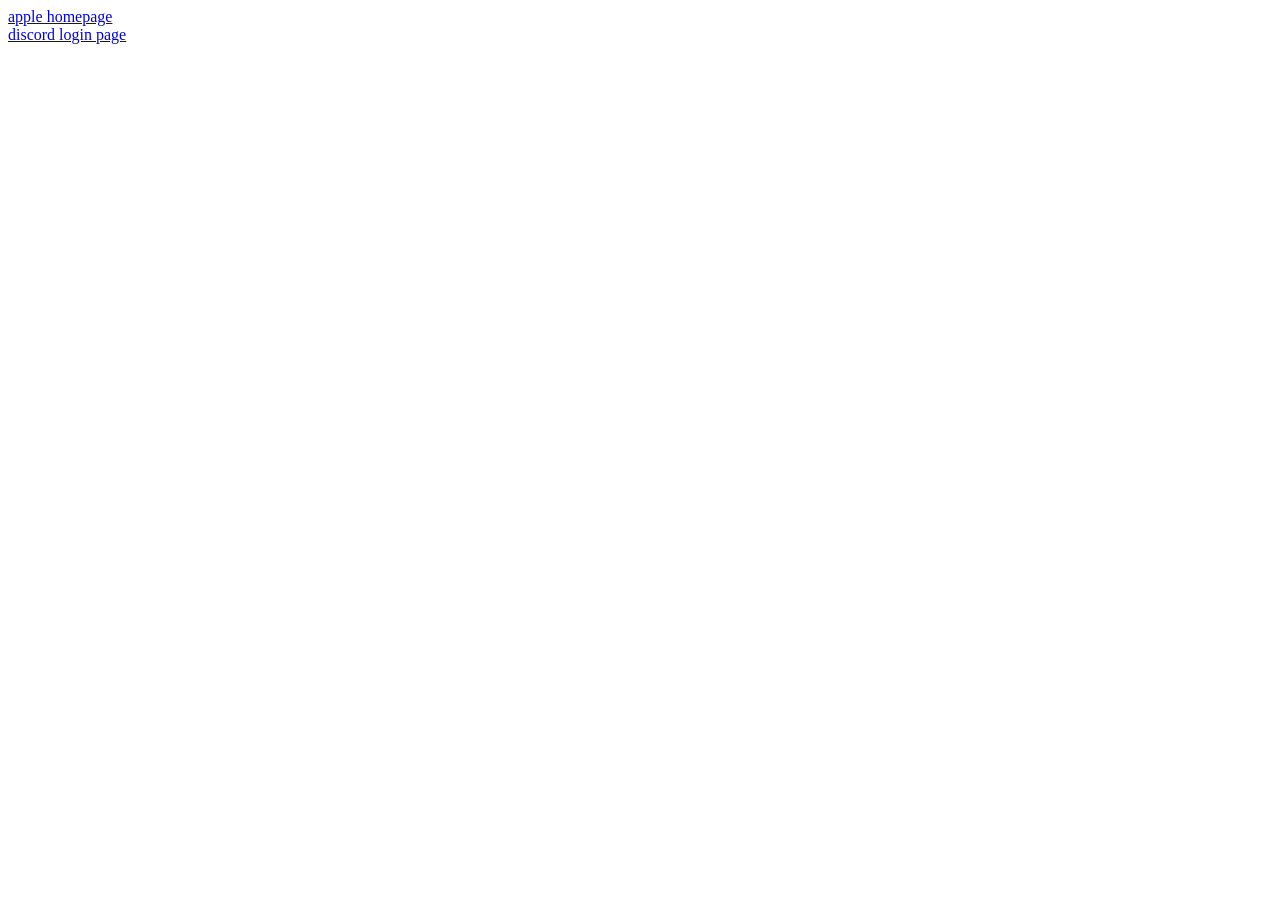
<file: index.html>
<!DOCTYPE html>
<html lang="en">
<head>
    <meta charset="UTF-8">
    <meta name="viewport" content="width=device-width, initial-scale=1.0">
    <title>Document</title>
</head>
<body>
    <a href="apple/index.html"> apple homepage</a>
    <br>
    <a href="discord/index.html">discord login page</a>
</body>
</html>
</file>
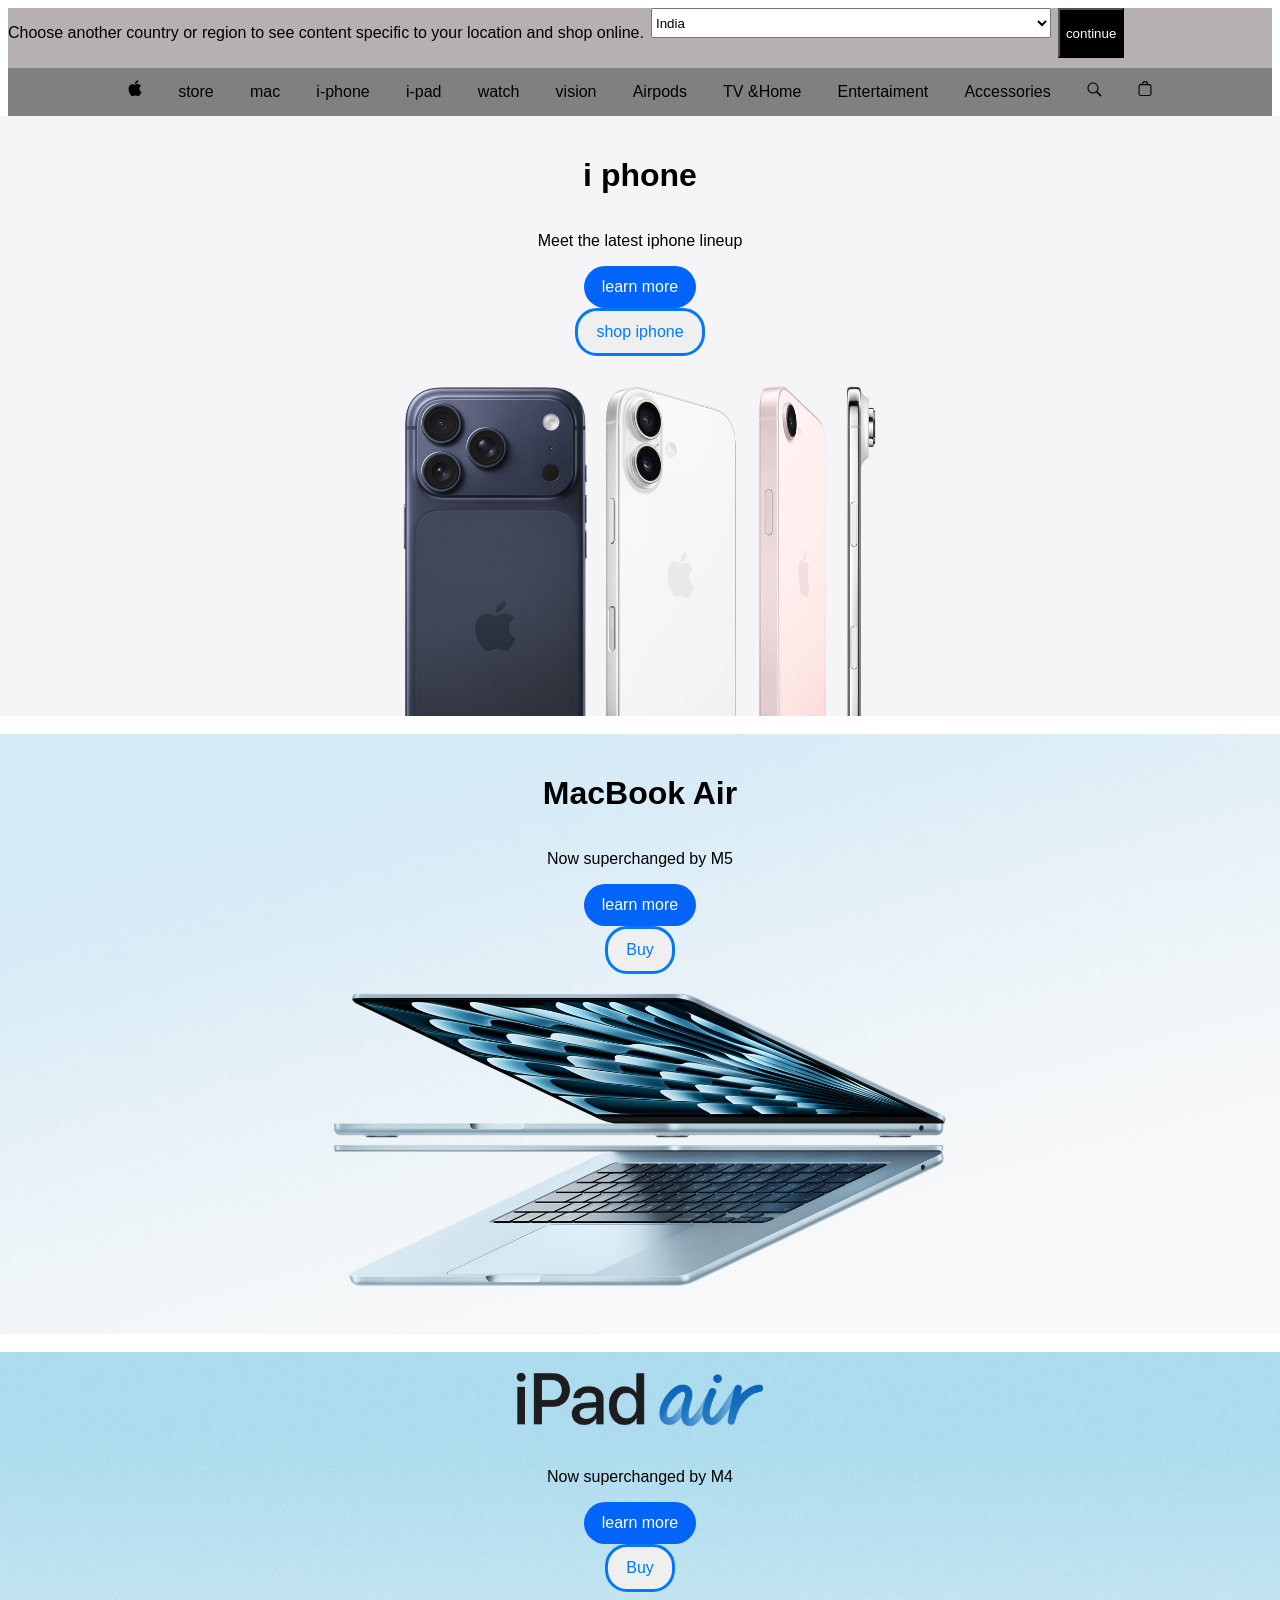
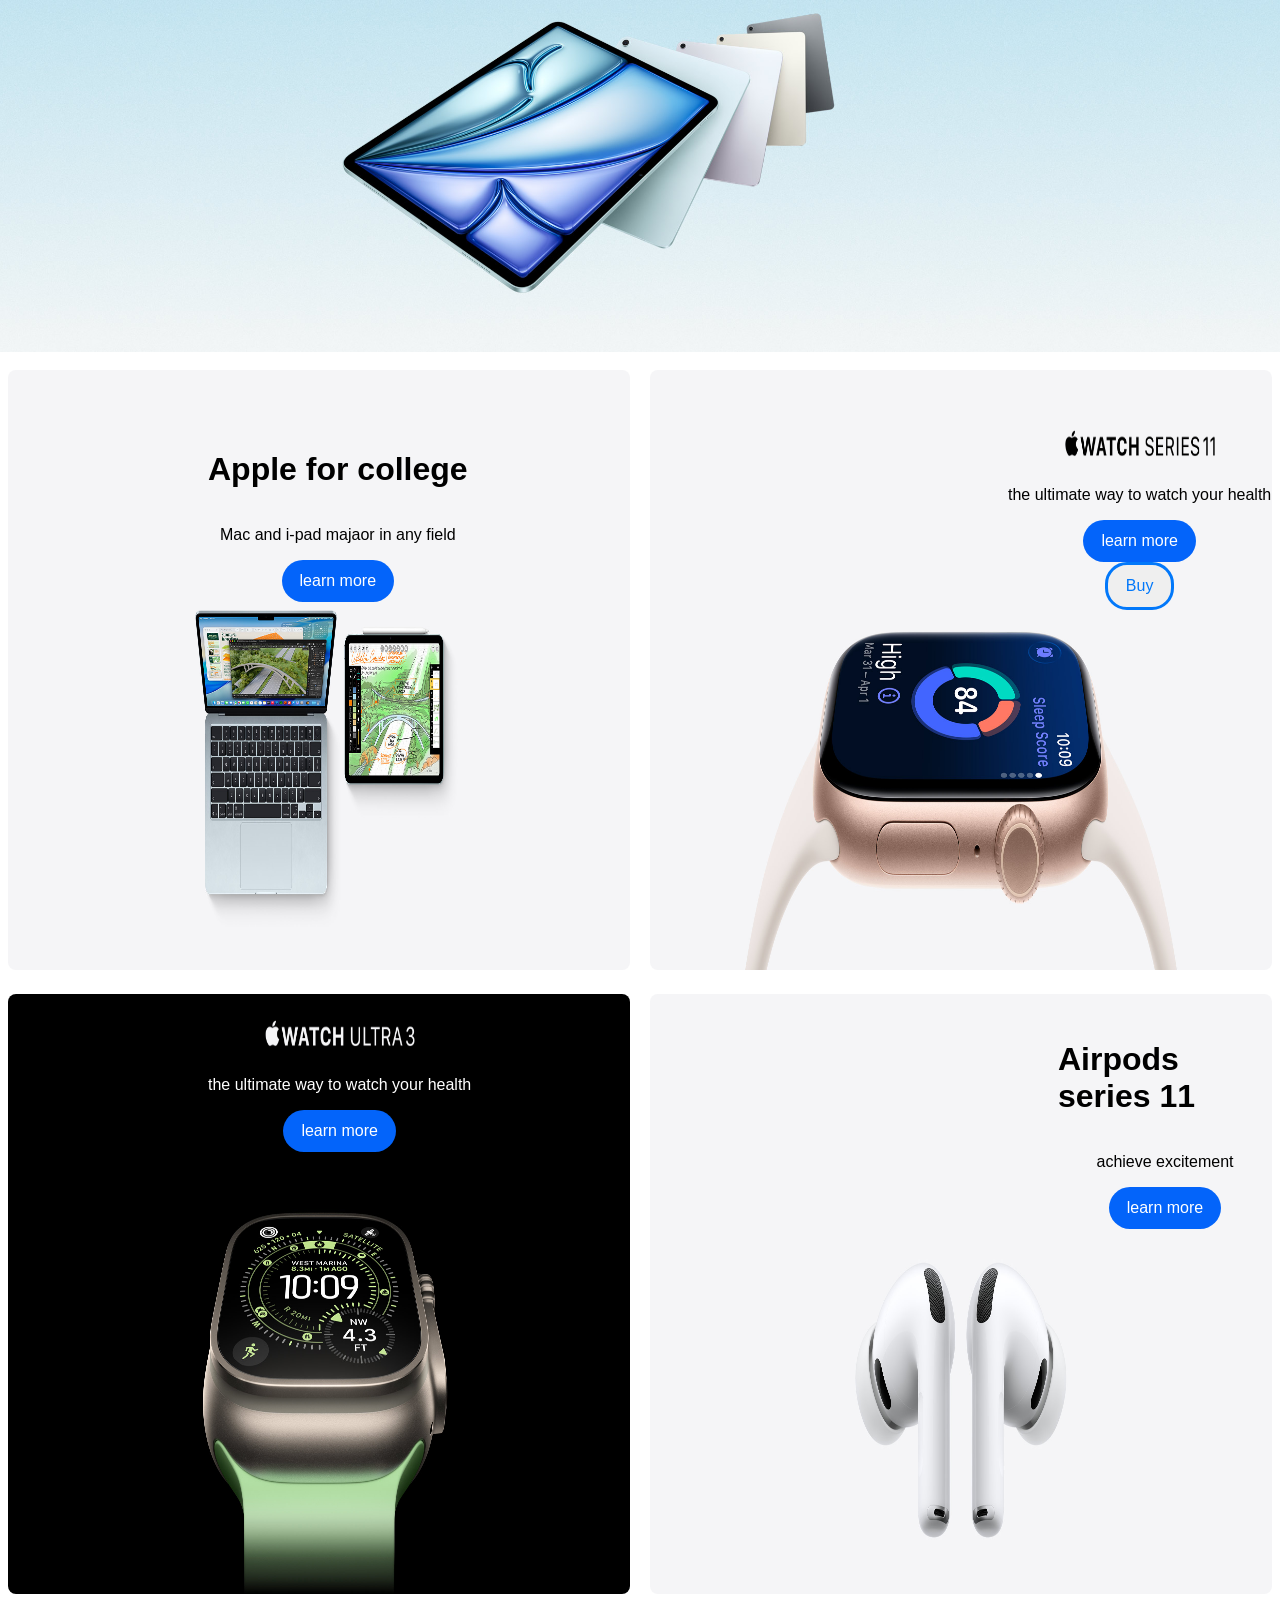
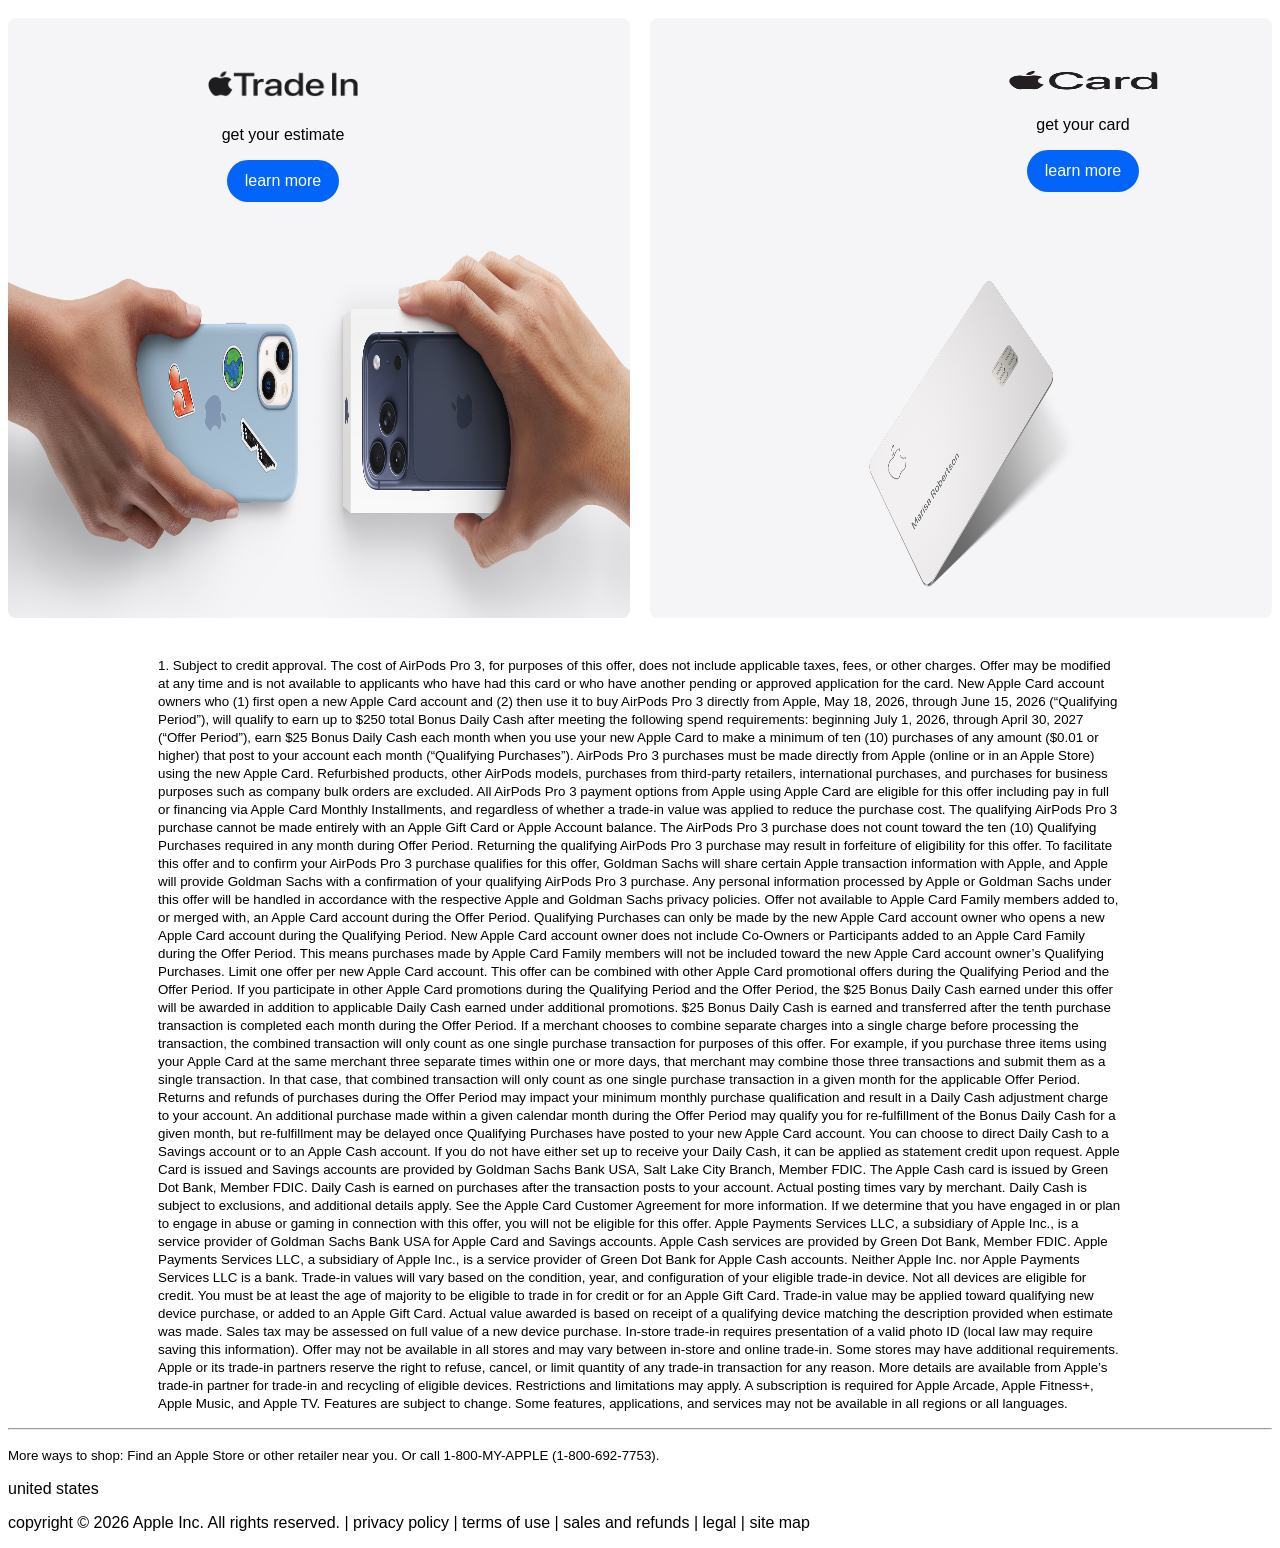
<file: apple/index.html>
<!DOCTYPE html>
<html lang="en">
<head>
    <meta charset="UTF-8">
    <meta name="viewport" content="width=device-width, initial-scale=1.0">
    <title>Apple</title>
    <style>
        body{
            font-family: Roboto,Arial;

        }
    </style>
    <link rel="stylesheet" href="style.css">
</head>
<body>
    <header style="background-color: rgb(183, 176, 176); height: 60px;">
        <div class="head"  style="display: flex;  gap:7px;">
            <p>Choose another country or region to see content specific to your location and shop online.</p>
            <select class="search-select" style="width: 400px; height: 30px;">
                <option>India</option>
            </select>
            <button style="background-color: black; color:white">continue</button>
        </div>

    </header>
<div class="nav-bar" style=" display: flex; justify-content:space-between; background-color: gray; align-items: center;">
    <span style="margin-left: 120px; "><svg height="44" viewBox="0 0 14 44" width="14" xmlns="http://www.w3.org/2000/svg"><path d="m13.0729 17.6825a3.61 3.61 0 0 0 -1.7248 3.0365 3.5132 3.5132 0 0 0 2.1379 3.2223 8.394 8.394 0 0 1 -1.0948 2.2618c-.6816.9812-1.3943 1.9623-2.4787 1.9623s-1.3633-.63-2.613-.63c-1.2187 0-1.6525.6507-2.644.6507s-1.6834-.9089-2.4787-2.0243a9.7842 9.7842 0 0 1 -1.6628-5.2776c0-3.0984 2.014-4.7405 3.9969-4.7405 1.0535 0 1.9314.6919 2.5924.6919.63 0 1.6112-.7333 2.8092-.7333a3.7579 3.7579 0 0 1 3.1604 1.5802zm-3.7284-2.8918a3.5615 3.5615 0 0 0 .8469-2.22 1.5353 1.5353 0 0 0 -.031-.32 3.5686 3.5686 0 0 0 -2.3445 1.2084 3.4629 3.4629 0 0 0 -.8779 2.1585 1.419 1.419 0 0 0 .031.2892 1.19 1.19 0 0 0 .2169.0207 3.0935 3.0935 0 0 0 2.1586-1.1368z" ></path></svg></span>
    <a>store</a>
    <a> mac</a>
    <a> i-phone</a>
    <a>i-pad</a>
    <a>watch</a>
    <a>vision</a>
    <a>Airpods</a>
    <a>TV &Home</a>
    <a>Entertaiment</a>
    <a>Accessories</a>
    <span aria-hidden="true" class="globalnav-image-regular"><svg xmlns="http://www.w3.org/2000/svg" width="15px" height="44px" viewBox="0 0 15 44">
    <path d="M14.298,27.202l-3.87-3.87c0.701-0.929,1.122-2.081,1.122-3.332c0-3.06-2.489-5.55-5.55-5.55c-3.06,0-5.55,2.49-5.55,5.55 c0,3.061,2.49,5.55,5.55,5.55c1.251,0,2.403-0.421,3.332-1.122l3.87,3.87c0.151,0.151,0.35,0.228,0.548,0.228 s0.396-0.076,0.548-0.228C14.601,27.995,14.601,27.505,14.298,27.202z M1.55,20c0-2.454,1.997-4.45,4.45-4.45 c2.454,0,4.45,1.997,4.45,4.45S8.454,24.45,6,24.45C3.546,24.45,1.55,22.454,1.55,20z"></path>
    </svg>
    </span>
    <span aria-hidden="true" class="globalnav-image-regular"  style="margin-right: 120px;"><svg height="44" viewBox="0 0 14 44" width="14" xmlns="http://www.w3.org/2000/svg"><path d="m11.3535 16.0283h-1.0205a3.4229 3.4229 0 0 0 -3.333-2.9648 3.4229 3.4229 0 0 0 -3.333 2.9648h-1.02a2.1184 2.1184 0 0 0 -2.117 2.1162v7.7155a2.1186 2.1186 0 0 0 2.1162 2.1167h8.707a2.1186 2.1186 0 0 0 2.1168-2.1167v-7.7155a2.1184 2.1184 0 0 0 -2.1165-2.1162zm-4.3535-1.8652a2.3169 2.3169 0 0 1 2.2222 1.8652h-4.4444a2.3169 2.3169 0 0 1 2.2222-1.8652zm5.37 11.6969a1.0182 1.0182 0 0 1 -1.0166 1.0171h-8.7069a1.0182 1.0182 0 0 1 -1.0165-1.0171v-7.7155a1.0178 1.0178 0 0 1 1.0166-1.0166h8.707a1.0178 1.0178 0 0 1 1.0164 1.0166z"></path></svg></span>

</div>
<div class="hero_channel">
    
    
    <img src="/apple/one.jpg" alt="one">
    <div class="para">
        <h1>i phone</h1>
        <p>Meet the latest iphone lineup</p>
        <button  class="buttons" style="background-color: rgb(3, 100, 250); border-radius: 22px; padding: 12px 18px; font-size: 16px; border:none; color: white;">learn more</button>
        <button  class="buttons" style=" border-radius: 22px; padding: 12px 18px; font-size: 16px; border:solid; color: rgb(2,120,250)">shop iphone</button>

    </div>
</div>  
<br>
<div class="hero_channel">
    <img src="/apple/two.jpg" alt="two">
    <div class="para">
        <h1> MacBook Air</h1>
        <p>Now superchanged by M5</p>
        <button  class="buttons" style="background-color: rgb(3, 100, 250); border-radius: 22px; padding: 12px 18px; font-size: 16px; border:none; color: white;">learn more</button>
        <button  class="buttons" style=" border-radius: 22px; padding: 12px 18px; font-size: 16px; border:solid; color: rgb(2,120,250)">Buy</button>

    </div>

</div>
<br>
<div class="hero_channel">
    <img src="/apple/third.jpg" alt="third">
    <div class="para">
        <img src="/apple/ipad-air-text.png" alt="ipad">
        <p>Now superchanged by M4</p>
        <button  class="buttons" style="background-color: rgb(3, 100, 250); border-radius: 22px; padding: 12px 18px; font-size: 16px; border:none; color: white;">learn more</button>
        <button  class="buttons" style=" border-radius: 22px; padding: 12px 18px; font-size: 16px; border:solid; color: rgb(2,120,250)">Buy</button>

    </div>

</div>
<br>



<div class="main-box">
    <div class="multichannel">
        <img src="/apple/fourth.jpg" alt="four">
        <div class="textbox1">
            <h1>Apple for college</h1>
            <p> Mac and i-pad majaor in any field</p>
            <button  class="buttons" style="background-color: rgb(3, 100, 250); border-radius: 22px; padding: 12px 18px; font-size: 16px; border:none; color: white;">learn more</button>
            
        </div>
    

    </div>

    <div class="multichannel">
        <img src="/apple/five.jpg" alt="five">
        <div class="textbox2">
            <img src="/apple/series.png" >
            <p>the ultimate way to watch your health</p>
            <button  class="buttons" style="background-color: rgb(3, 100, 250); border-radius: 22px; padding: 12px 18px; font-size: 16px; border:none; color: white;">learn more</button>
            <button  class="buttons" style=" border-radius: 22px; padding: 12px 18px; font-size: 16px; border:solid; color: rgb(2,120,250)">Buy</button>


        </div>
    

    </div>
    
    <div class="multichannel">
        <img src="/apple/six.jpg" alt="six">
        <div class="textbox3">
           <img src="/apple/ultra.png">
            <p>the ultimate way to watch your health</p>
            <button  class="buttons" style="background-color: rgb(3, 100, 250); border-radius: 22px; padding: 12px 18px; font-size: 16px; border:none; color: white;">learn more</button>
        </div>

    

    </div>

    <div class="multichannel">
        <img src="/apple/seve.jpg" alt="seven">
        <div class="textbox4">
            <h1>Airpods series 11</h1>
            <p>achieve excitement</p>
            <button  class="buttons" style="background-color: rgb(3, 100, 250); border-radius: 22px; padding: 12px 18px; font-size: 16px; border:none; color: white;">learn more</button>
        </div>

    

    </div>
    
    <div class="multichannel">
        <img src="/apple/eigth.jpg" alt="eigth">
        <div class="textbox5">
            <img src="/apple/trade in.png">
            <p>get your estimate</p>
            <button  class="buttons" style="background-color: rgb(3, 100, 250); border-radius: 22px; padding: 12px 18px; font-size: 16px; border:none; color: white;">learn more</button>
        </div>

    

    </div>

    <div class="multichannel">
        <img src="/apple/9th.jpg" alt="nine">
        <div class="textbox6">
            <img src="/apple/card.png">
            <p>get your card</p>
            <button  class="buttons" style="background-color: rgb(3, 100, 250); border-radius: 22px; padding: 12px 18px; font-size: 16px; border:none; color: white;">learn more</button>
        </div>
    </div>
</div>
<br>
<p style="margin-left: 150px;margin-right: 150px;"><small>
   1. Subject to credit approval. The cost of AirPods Pro 3, for purposes of this offer, does not include applicable taxes, fees, or other charges. Offer may be modified at any time and is not available to applicants who have had this card or who have another pending or approved application for the card. New Apple Card account owners who (1) first open a new Apple Card account and (2) then use it to buy AirPods Pro 3 directly from Apple, May 18, 2026, through June 15, 2026 (“Qualifying Period”), will qualify to earn up to $250 total Bonus Daily Cash after meeting the following spend requirements: beginning July 1, 2026, through April 30, 2027 (“Offer Period”), earn $25 Bonus Daily Cash each month when you use your new Apple Card to make a minimum of ten (10) purchases of any amount ($0.01 or higher) that post to your account each month (“Qualifying Purchases”). AirPods Pro 3 purchases must be made directly from Apple (online or in an Apple Store) using the new Apple Card. Refurbished products, other AirPods models, purchases from third‑party retailers, international purchases, and purchases for business purposes such as company bulk orders are excluded. All AirPods Pro 3 payment options from Apple using Apple Card are eligible for this offer including pay in full or financing via Apple Card Monthly Installments, and regardless of whether a trade-in value was applied to reduce the purchase cost. The qualifying AirPods Pro 3 purchase cannot be made entirely with an Apple Gift Card or Apple Account balance. The AirPods Pro 3 purchase does not count toward the ten (10) Qualifying Purchases required in any month during Offer Period. Returning the qualifying AirPods Pro 3 purchase may result in forfeiture of eligibility for this offer.

To facilitate this offer and to confirm your AirPods Pro 3 purchase qualifies for this offer, Goldman Sachs will share certain Apple transaction information with Apple, and Apple will provide Goldman Sachs with a confirmation of your qualifying AirPods Pro 3 purchase. Any personal information processed by Apple or Goldman Sachs under this offer will be handled in accordance with the respective Apple and Goldman Sachs privacy policies.

Offer not available to Apple Card Family members added to, or merged with, an Apple Card account during the Offer Period. Qualifying Purchases can only be made by the new Apple Card account owner who opens a new Apple Card account during the Qualifying Period. New Apple Card account owner does not include Co-Owners or Participants added to an Apple Card Family during the Offer Period. This means purchases made by Apple Card Family members will not be included toward the new Apple Card account owner’s Qualifying Purchases. Limit one offer per new Apple Card account. This offer can be combined with other Apple Card promotional offers during the Qualifying Period and the Offer Period. If you participate in other Apple Card promotions during the Qualifying Period and the Offer Period, the $25 Bonus Daily Cash earned under this offer will be awarded in addition to applicable Daily Cash earned under additional promotions. $25 Bonus Daily Cash is earned and transferred after the tenth purchase transaction is completed each month during the Offer Period. If a merchant chooses to combine separate charges into a single charge before processing the transaction, the combined transaction will only count as one single purchase transaction for purposes of this offer. For example, if you purchase three items using your Apple Card at the same merchant three separate times within one or more days, that merchant may combine those three transactions and submit them as a single transaction. In that case, that combined transaction will only count as one single purchase transaction in a given month for the applicable Offer Period. Returns and refunds of purchases during the Offer Period may impact your minimum monthly purchase qualification and result in a Daily Cash adjustment charge to your account. An additional purchase made within a given calendar month during the Offer Period may qualify you for re-fulfillment of the Bonus Daily Cash for a given month, but re-fulfillment may be delayed once Qualifying Purchases have posted to your new Apple Card account.

You can choose to direct Daily Cash to a Savings account or to an Apple Cash account. If you do not have either set up to receive your Daily Cash, it can be applied as statement credit upon request. Apple Card is issued and Savings accounts are provided by Goldman Sachs Bank USA, Salt Lake City Branch, Member FDIC. The Apple Cash card is issued by Green Dot Bank, Member FDIC. Daily Cash is earned on purchases after the transaction posts to your account. Actual posting times vary by merchant. Daily Cash is subject to exclusions, and additional details apply. See the Apple Card Customer Agreement for more information. If we determine that you have engaged in or plan to engage in abuse or gaming in connection with this offer, you will not be eligible for this offer.

Apple Payments Services LLC, a subsidiary of Apple Inc., is a service provider of Goldman Sachs Bank USA for Apple Card and Savings accounts. Apple Cash services are provided by Green Dot Bank, Member FDIC. Apple Payments Services LLC, a subsidiary of Apple Inc., is a service provider of Green Dot Bank for Apple Cash accounts. Neither Apple Inc. nor Apple Payments Services LLC is a bank.

Trade‑in values will vary based on the condition, year, and configuration of your eligible trade‑in device. Not all devices are eligible for credit. You must be at least the age of majority to be eligible to trade in for credit or for an Apple Gift Card. Trade‑in value may be applied toward qualifying new device purchase, or added to an Apple Gift Card. Actual value awarded is based on receipt of a qualifying device matching the description provided when estimate was made. Sales tax may be assessed on full value of a new device purchase. In‑store trade‑in requires presentation of a valid photo ID (local law may require saving this information). Offer may not be available in all stores and may vary between in‑store and online trade‑in. Some stores may have additional requirements. Apple or its trade‑in partners reserve the right to refuse, cancel, or limit quantity of any trade‑in transaction for any reason. More details are available from Apple’s trade-in partner for trade‑in and recycling of eligible devices. Restrictions and limitations may apply.
A subscription is required for Apple Arcade, Apple Fitness+, Apple Music, and Apple TV.
Features are subject to change. Some features, applications, and services may not be available in all regions or all languages.
</small>
</p>
<hr>
<p><small>More ways to shop: Find an Apple Store or other retailer near you. Or call 1-800-MY-APPLE (1-800-692-7753).</small></p>
<p>united states</p>
<p>copyright © 2026 Apple Inc. All rights reserved.  | privacy policy  | terms of use |  sales and refunds  | legal   | site map</p>











</body>
</html>
</file>
<file: apple/style.css>
.hero_channel img{
    
  display:block;
  height: 600px;
  width:100vw;
  object-fit: cover; 
}
.hero_channel{
    position:relative;
    justify-content:center;
    display:flex;
}
.para{
    top:20px;
    align-items: center;
    display:flex;
    flex-direction: column;
    position:absolute;
    
    justify-content: center;

}

.firstchannel img{
    display: block;
    height: 600px;
    width: 100vw;
    object-fit: cover;

}
.first-channel{
   
    height: 600px;
    width: 100vw;
    object-fit: cover;
    position: relative;

}

.text{
    top:800px;
    justify-content: center;
    align-items: center;
    display:flex;
    flex-direction: column;
    position:absolute;
}
.hero_channel1{
  display:block;
  height: 600px;
  width:100vw;
  object-fit: cover; 


}

.main-box {
  display: grid;
  grid-template-columns: repeat(2, 1fr); 
  gap: 20px; 
  position: relative;
  
  
  
}

.multichannel img {
  width: 100%; 
  height: 600px; 
  border-radius: 8px; 
 
 
}
.textbox1{
    top: 60px;
    left: 200px;
    justify-content: center;
    align-items: center;
    display:flex;
    flex-direction: column;
    position: absolute;
}
.textbox2{
    top: 60px;
    left: 1000px;
    
    justify-content: center;
    align-items: center;
    display:flex;
    flex-direction: column;
    position: absolute;

}
.buttons {
  display: flex;
  
}
.textbox3{
    top: 650px;
    color: white;
    left: 200px;
    justify-content: center;
    align-items: center;
    display:flex;
    flex-direction: column;
    position: absolute;
}
.textbox4{
    top: 650px;
    left: 1050px;
    
    justify-content: center;
    align-items: center;
    display:flex;
    flex-direction: column;
    position: absolute;

}
.textbox5{
    top:1300px;
    
    left: 200px;
    justify-content: center;
    align-items: center;
    display:flex;
    flex-direction: column;
    position: absolute;

}
.textbox6{
    top: 1300px;
    left: 1000px;
    
    justify-content: center;
    align-items: center;
    display:flex;
    flex-direction: column;
    position: absolute;
}
.para img{
    height: 80px;
    width: 250px;
}
.textbox2 img{
    height: 40px;
    width: 150px;

}
.textbox3 img{
     height: 40px;
    width: 150px;


}
.textbox5 img{
     height: 40px;
    width: 150px;

}
.textbox6 img{
     height: 30px;
    width: 150px;
}
</file>
